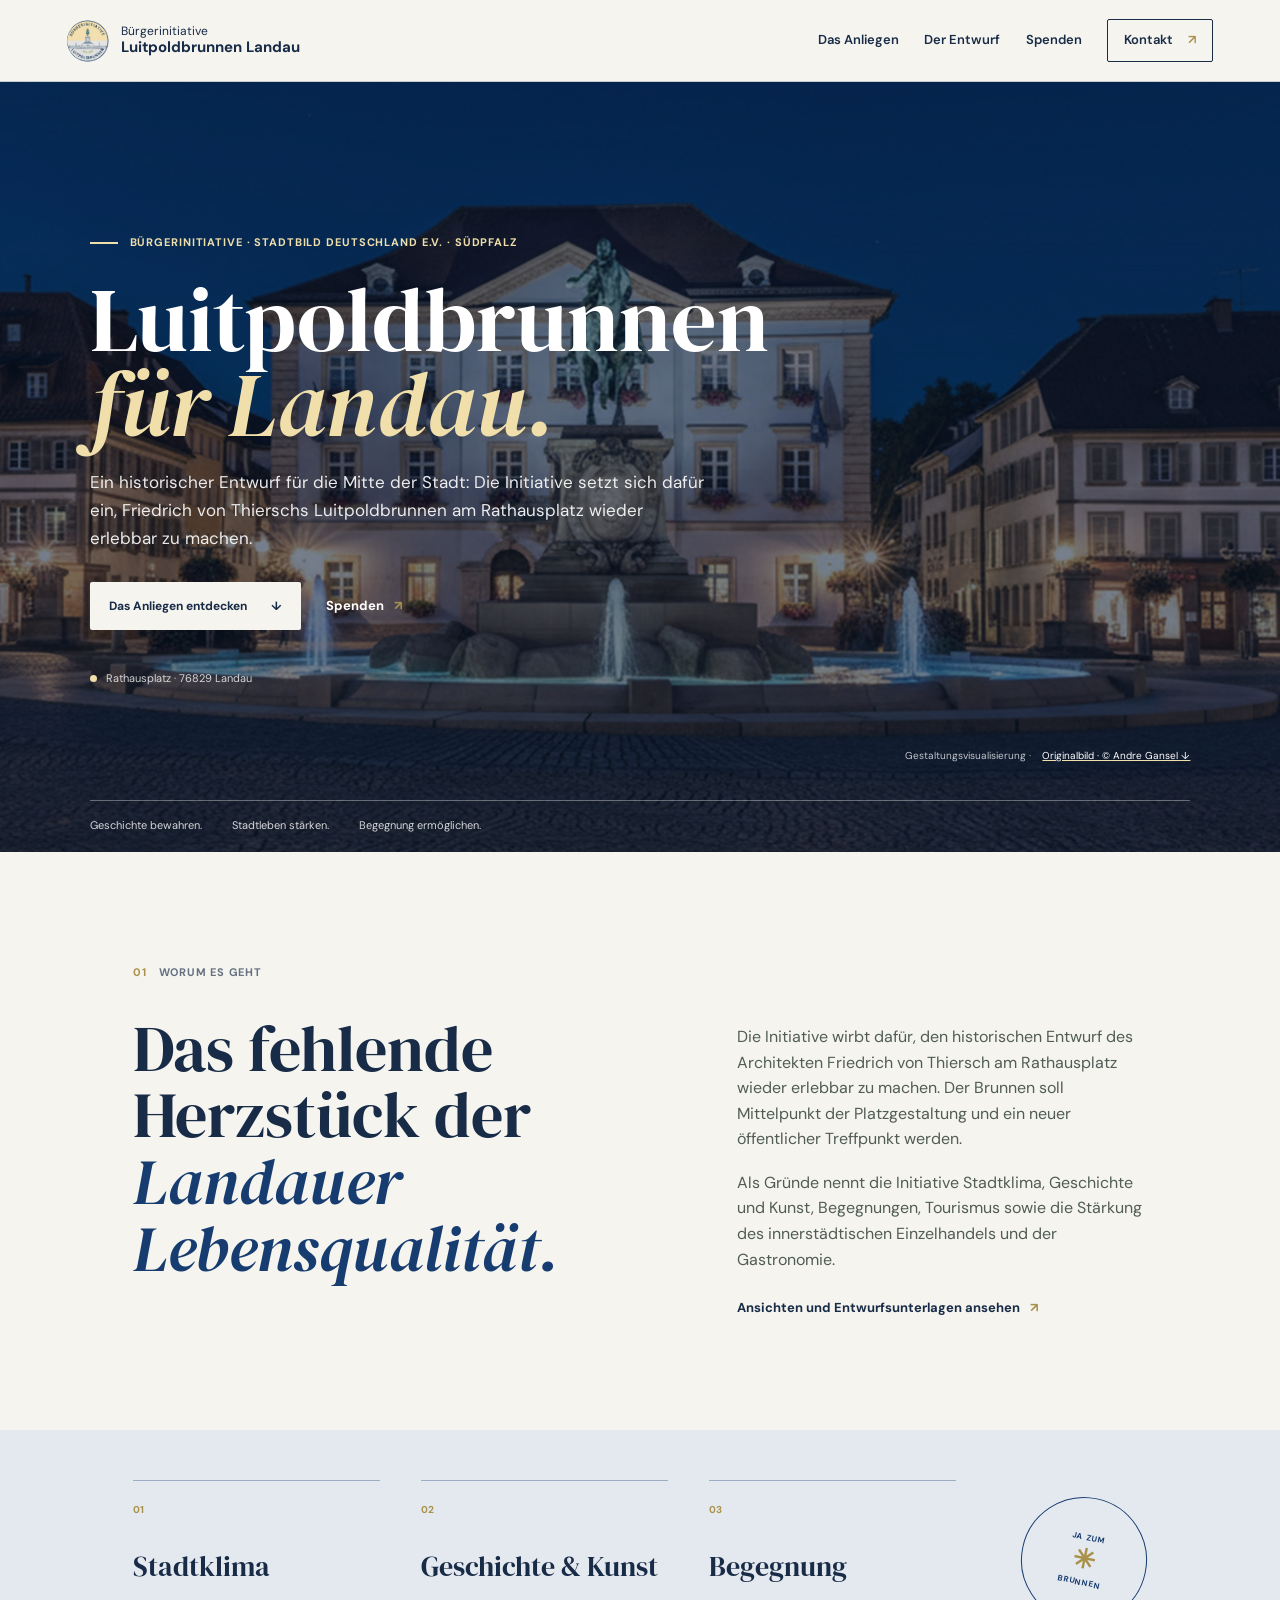
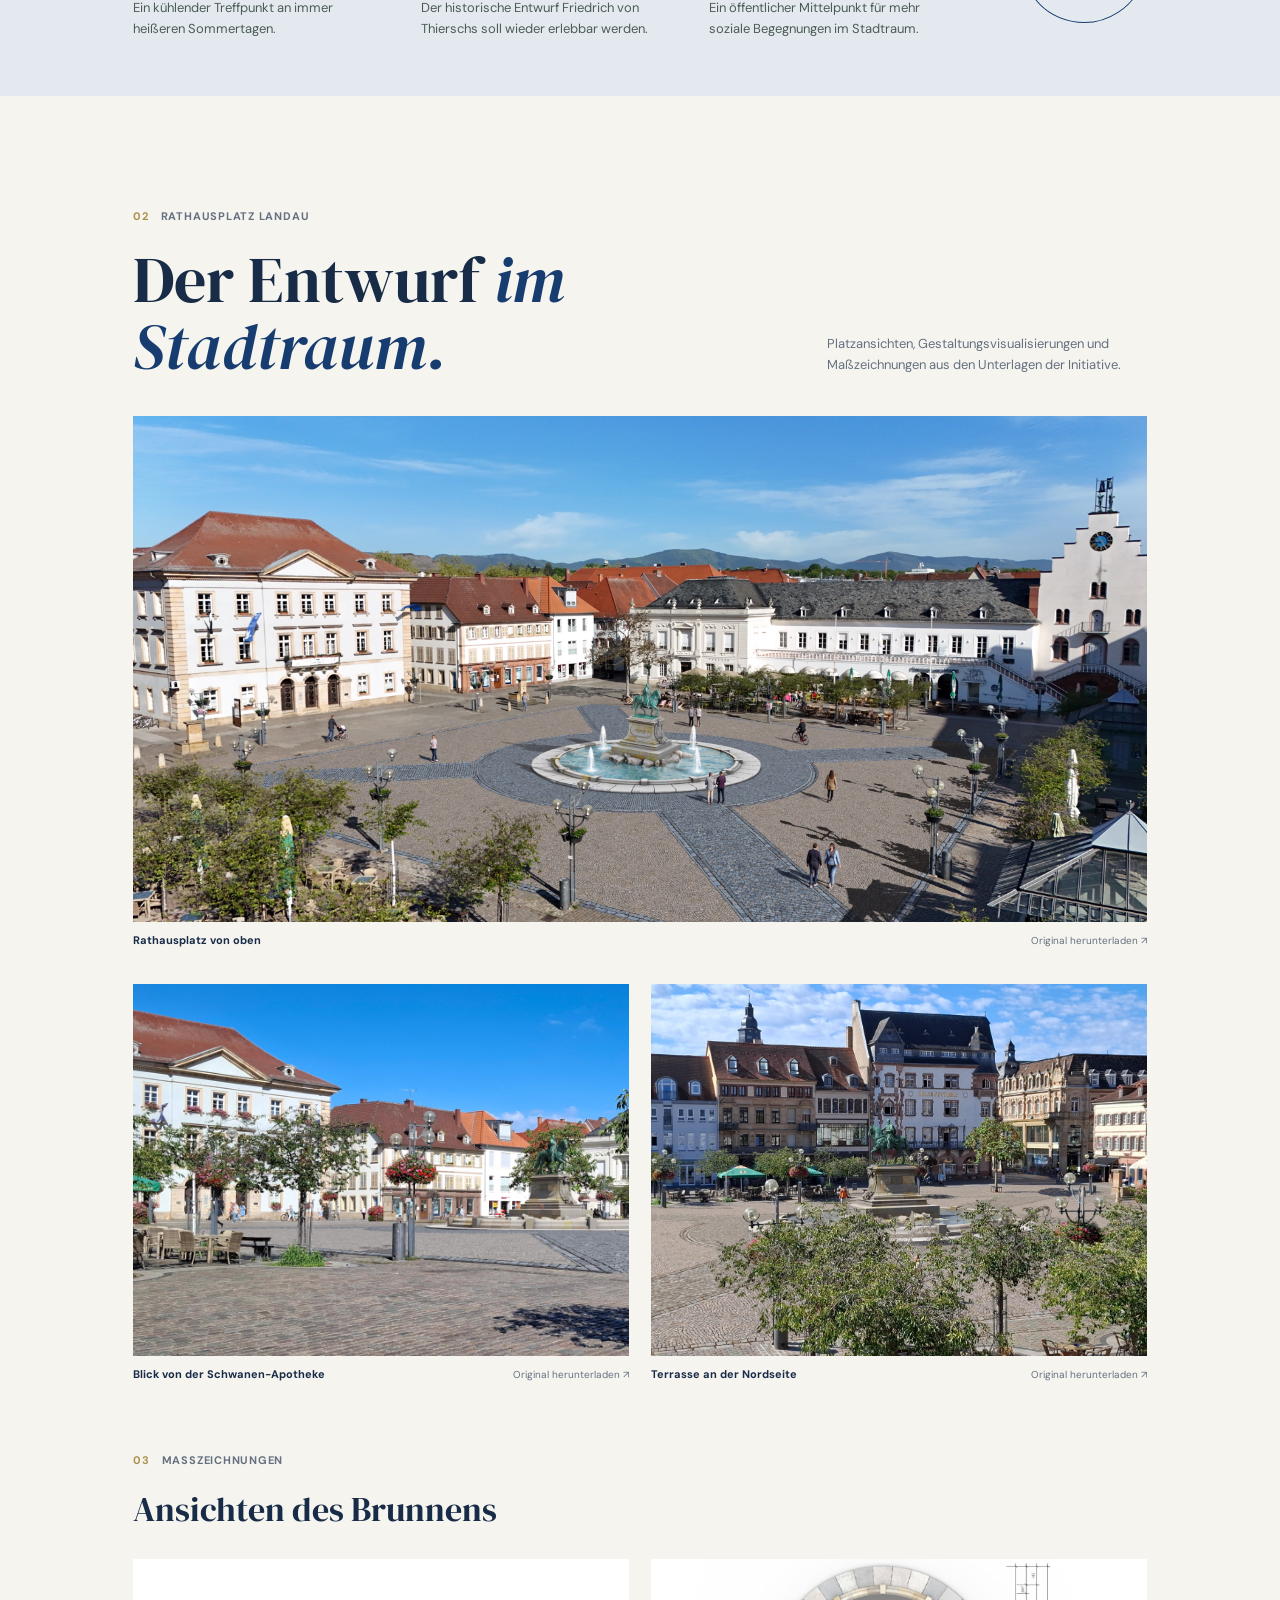
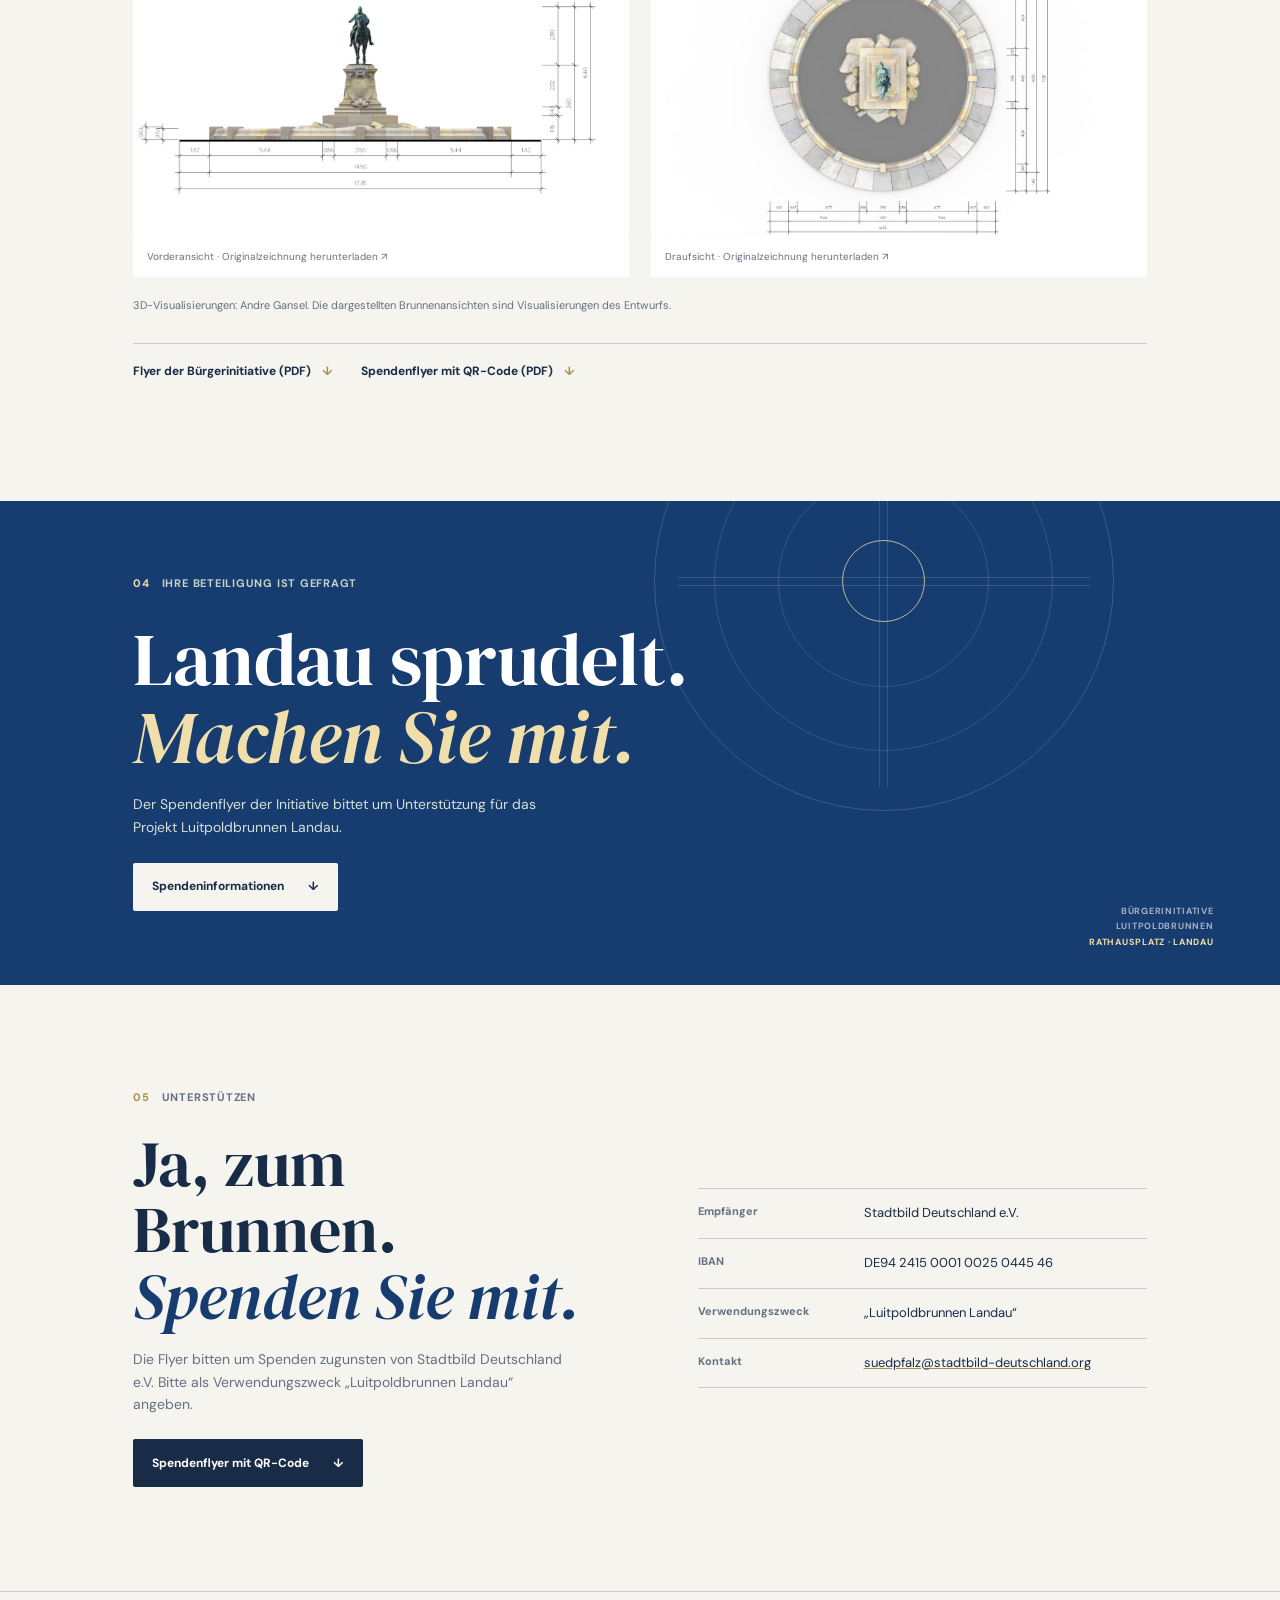
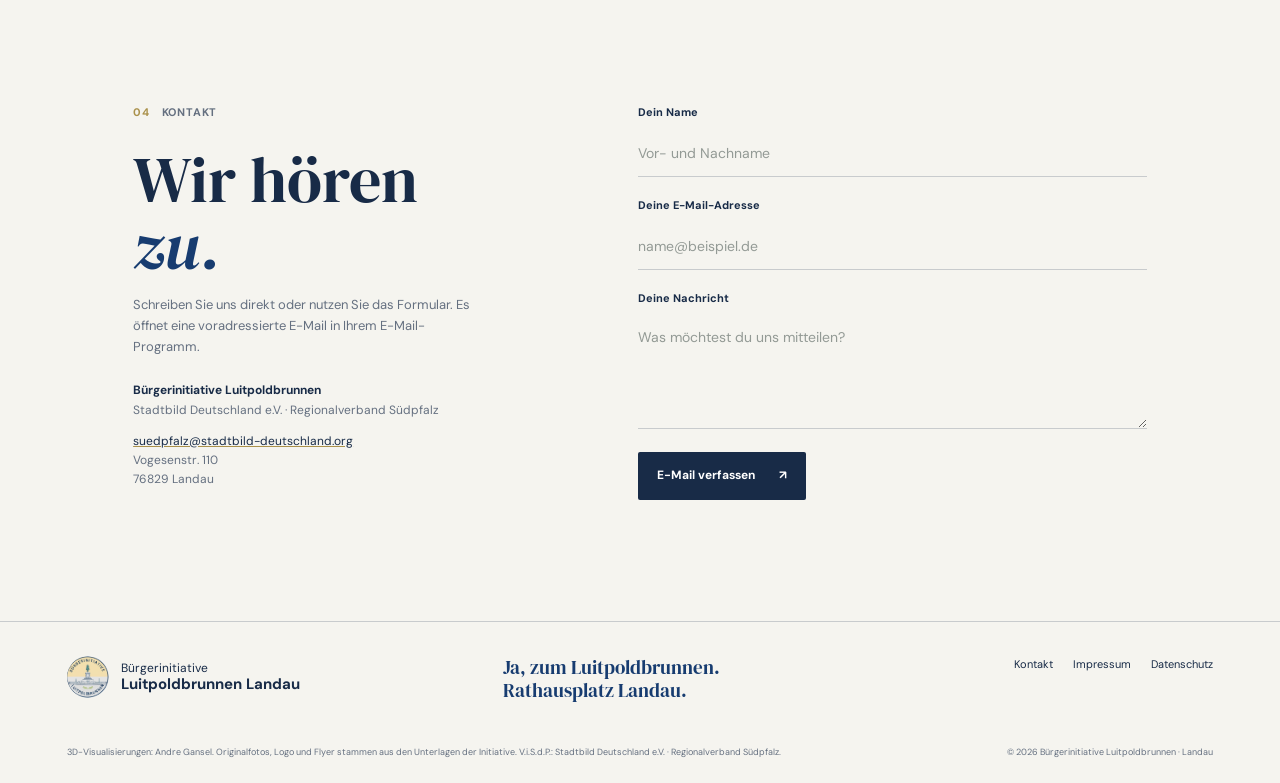
<file: index.html>
<!doctype html>
<html lang="de">
<head>
  <meta charset="utf-8">
  <meta name="viewport" content="width=device-width, initial-scale=1">
  <meta name="theme-color" content="#f3f0e7">
  <meta name="description" content="Die Bürgerinitiative setzt sich für den Luitpoldbrunnen am Rathausplatz in Landau ein.">
  <title>Luitpoldbrunnen Landau | Bürgerinitiative</title>
  <link rel="preconnect" href="https://fonts.googleapis.com">
  <link rel="preconnect" href="https://fonts.gstatic.com" crossorigin>
  <link href="https://fonts.googleapis.com/css2?family=DM+Sans:wght@400;500;600;700&family=DM+Serif+Display&display=swap" rel="stylesheet">
  <link rel="stylesheet" href="styles.css">
  <script src="script.js" defer></script>
</head>
<body>
  <a class="skip-link" href="#inhalt">Zum Inhalt springen</a>
  <header class="site-header">
    <a class="brand" href="#start" aria-label="Bürgerinitiative Luitpoldbrunnen, Startseite">
      <img class="brand-logo" src="assets/originale/Bild1.jpg" alt="">
      <span class="brand-name">Bürgerinitiative<br><strong>Luitpoldbrunnen Landau</strong></span>
    </a>
    <button class="menu-toggle" type="button" aria-expanded="false" aria-controls="hauptnavigation" aria-label="Menü öffnen">
      <span></span><span></span>
    </button>
    <nav class="main-nav" id="hauptnavigation" aria-label="Hauptnavigation">
      <a href="#anliegen">Das Anliegen</a>
      <a href="#entwurf">Der Entwurf</a>
      <a href="#spenden">Spenden</a>
      <a class="nav-contact" href="#kontakt">Kontakt <span aria-hidden="true">↗</span></a>
    </nav>
  </header>

  <main id="inhalt">
    <section class="hero" id="start" aria-labelledby="hero-title">
      <figure class="hero-media">
        <picture>
          <source srcset="assets/web/rathaus-daemmerung.webp" type="image/webp">
          <img src="assets/originale/Luitpoldbrunnen_vor_Rathaus_Daemmerung.jpeg" alt="Visualisierung des Luitpoldbrunnens am Rathausplatz in Landau bei Dämmerung" fetchpriority="high">
        </picture>
      </figure>
      <div class="hero-overlay" aria-hidden="true"></div>
      <div class="hero-copy">
          <p class="eyebrow"><span class="eyebrow-line"></span> Bürgerinitiative · Stadtbild Deutschland e.V. · Südpfalz</p>
          <h1 id="hero-title">Luitpoldbrunnen<br><em>für Landau.</em></h1>
          <p class="hero-intro">Ein historischer Entwurf für die Mitte der Stadt: Die Initiative setzt sich dafür ein, Friedrich von Thierschs Luitpoldbrunnen am Rathausplatz wieder erlebbar zu machen.</p>
          <div class="hero-actions">
            <a class="button button-dark" href="#anliegen">Das Anliegen entdecken <span aria-hidden="true">↓</span></a>
            <a class="text-link" href="#spenden">Spenden <span aria-hidden="true">↗</span></a>
          </div>
          <p class="hero-note"><span class="note-dot"></span> Rathausplatz · 76829 Landau</p>
        </div>
        <p class="hero-credit">Gestaltungsvisualisierung · <a href="assets/originale/Luitpoldbrunnen_vor_Rathaus_Daemmerung.jpeg" download>Originalbild · © Andre Gansel ↓</a></p>
        <div class="hero-bottomline"><span>Geschichte bewahren.</span><span>Stadtleben stärken.</span><span>Begegnung ermöglichen.</span></div>
    </section>

    <section class="intro-section section-wrap" id="anliegen" aria-labelledby="anliegen-title">
      <div class="section-kicker"><span>01</span><span>Worum es geht</span></div>
      <div class="intro-content">
        <h2 id="anliegen-title">Das fehlende Herzstück der <em>Landauer Lebensqualität.</em></h2>
        <div class="intro-text">
          <p>Die Initiative wirbt dafür, den historischen Entwurf des Architekten Friedrich von Thiersch am Rathausplatz wieder erlebbar zu machen. Der Brunnen soll Mittelpunkt der Platzgestaltung und ein neuer öffentlicher Treffpunkt werden.</p>
          <p>Als Gründe nennt die Initiative Stadtklima, Geschichte und Kunst, Begegnungen, Tourismus sowie die Stärkung des innerstädtischen Einzelhandels und der Gastronomie.</p>
          <a class="arrow-link" href="#entwurf">Ansichten und Entwurfsunterlagen ansehen <span aria-hidden="true">↗</span></a>
        </div>
      </div>
    </section>

    <section class="principles" aria-label="So arbeitet die Initiative">
      <div class="principle"><span class="principle-number">01</span><h3>Stadtklima</h3><p>Ein kühlender Treffpunkt an immer heißeren Sommertagen.</p></div>
      <div class="principle"><span class="principle-number">02</span><h3>Geschichte &amp; Kunst</h3><p>Der historische Entwurf Friedrich von Thierschs soll wieder erlebbar werden.</p></div>
      <div class="principle"><span class="principle-number">03</span><h3>Begegnung</h3><p>Ein öffentlicher Mittelpunkt für mehr soziale Begegnungen im Stadtraum.</p></div>
      <div class="principle-stamp" aria-hidden="true"><span>JA ZUM</span><strong>✳</strong><span>BRUNNEN</span></div>
    </section>

    <section class="news-section section-wrap" id="entwurf" aria-labelledby="news-title">
      <div class="news-heading">
        <div><div class="section-kicker"><span>02</span><span>Rathausplatz Landau</span></div><h2 id="news-title">Der Entwurf <em>im Stadtraum.</em></h2></div>
        <p>Platzansichten, Gestaltungsvisualisierungen und Maßzeichnungen aus den Unterlagen der Initiative.</p>
      </div>
      <div class="photo-gallery">
        <figure class="photo-item photo-item-wide">
          <a class="photo-frame" href="assets/originale/Luitpoldbrunnen_mit_Platz_von_oben.jpg" download aria-label="Originalfoto Rathausplatz von oben herunterladen">
            <picture><source srcset="assets/web/platz-von-oben.webp" type="image/webp"><img src="assets/originale/Luitpoldbrunnen_mit_Platz_von_oben.jpg" alt="Rathausplatz in Landau aus erhöhter Perspektive" loading="lazy"></picture>
          </a>
          <figcaption><span>Rathausplatz von oben</span><a href="assets/originale/Luitpoldbrunnen_mit_Platz_von_oben.jpg" download>Original herunterladen ↗</a></figcaption>
        </figure>
        <figure class="photo-item">
          <a class="photo-frame" href="assets/originale/Luitpoldbrunnen_von_der_Schwanen-Apotheke.jpeg" download aria-label="Originalvisualisierung aus Richtung Schwanen-Apotheke herunterladen">
            <picture><source srcset="assets/web/schwanen-apotheke.webp" type="image/webp"><img src="assets/originale/Luitpoldbrunnen_von_der_Schwanen-Apotheke.jpeg" alt="Visualisierung des Brunnens auf dem Rathausplatz, Blickrichtung Schwanen-Apotheke" loading="lazy"></picture>
          </a>
          <figcaption><span>Blick von der Schwanen-Apotheke</span><a href="assets/originale/Luitpoldbrunnen_von_der_Schwanen-Apotheke.jpeg" download>Original herunterladen ↗</a></figcaption>
        </figure>
        <figure class="photo-item">
          <a class="photo-frame" href="assets/originale/Luitpoldbrunnen_Terrasse_Nordseite.jpeg" download aria-label="Originalfoto von der Nordseite herunterladen">
            <picture><source srcset="assets/web/nordseite.webp" type="image/webp"><img src="assets/originale/Luitpoldbrunnen_Terrasse_Nordseite.jpeg" alt="Blick auf den Rathausplatz von der Terrasse an der Nordseite" loading="lazy"></picture>
          </a>
          <figcaption><span>Terrasse an der Nordseite</span><a href="assets/originale/Luitpoldbrunnen_Terrasse_Nordseite.jpeg" download>Original herunterladen ↗</a></figcaption>
        </figure>
      </div>
      <div class="plan-heading"><div class="section-kicker"><span>03</span><span>Maßzeichnungen</span></div><h3>Ansichten des Brunnens</h3></div>
      <div class="plan-gallery">
        <figure class="plan-item"><a href="assets/originale/Brunnemodell_mit_Ma_en_Vorderansicht.jpg" download><img src="assets/originale/Brunnemodell_mit_Ma_en_Vorderansicht.jpg" alt="Maßzeichnung des Brunnenmodells in Vorderansicht" loading="lazy"></a><figcaption>Vorderansicht · Originalzeichnung herunterladen ↗</figcaption></figure>
        <figure class="plan-item"><a href="assets/originale/Brunnenmodell_mit_Ma_en_Draufsicht.jpg" download><img src="assets/originale/Brunnenmodell_mit_Ma_en_Draufsicht.jpg" alt="Maßzeichnung des Brunnenmodells in Draufsicht" loading="lazy"></a><figcaption>Draufsicht · Originalzeichnung herunterladen ↗</figcaption></figure>
      </div>
      <p class="image-credit">3D-Visualisierungen: Andre Gansel. Die dargestellten Brunnenansichten sind Visualisierungen des Entwurfs.</p>
      <div class="download-list" aria-label="Flyer herunterladen">
        <a href="assets/originale/Luitpoldbrunnen_Flyer_Joachim_-_neu.pdf" download>Flyer der Bürgerinitiative (PDF) <span aria-hidden="true">↓</span></a>
        <a href="assets/originale/SD_Flyer_Luitpoldbrunnen_mit_QR_Code_zum_Verein.pdf" download>Spendenflyer mit QR-Code (PDF) <span aria-hidden="true">↓</span></a>
      </div>
    </section>

    <section class="join-section" id="mitmachen" aria-labelledby="mitmachen-title">
      <div class="join-decoration" aria-hidden="true"><span></span><span></span><span></span></div>
      <div class="join-content">
        <div class="section-kicker section-kicker-light"><span>04</span><span>Ihre Beteiligung ist gefragt</span></div>
        <h2 id="mitmachen-title">Landau sprudelt.<br><em>Machen Sie mit.</em></h2>
        <p>Der Spendenflyer der Initiative bittet um Unterstützung für das Projekt Luitpoldbrunnen Landau.</p>
        <a class="button button-light" href="#spenden">Spendeninformationen <span aria-hidden="true">↓</span></a>
      </div>
      <div class="join-side-note">BÜRGERINITIATIVE<br>LUITPOLDBRUNNEN<br><span>RATHAUSPLATZ · LANDAU</span></div>
    </section>

    <section class="donation-section section-wrap" id="spenden" aria-labelledby="spenden-title">
      <div class="donation-copy">
        <div class="section-kicker"><span>05</span><span>Unterstützen</span></div>
        <h2 id="spenden-title">Ja, zum Brunnen.<br><em>Spenden Sie mit.</em></h2>
        <p>Die Flyer bitten um Spenden zugunsten von Stadtbild Deutschland e.V. Bitte als Verwendungszweck „Luitpoldbrunnen Landau“ angeben.</p>
        <a class="button button-dark" href="assets/originale/SD_Flyer_Luitpoldbrunnen_mit_QR_Code_zum_Verein.pdf" download>Spendenflyer mit QR-Code <span aria-hidden="true">↓</span></a>
      </div>
      <dl class="donation-data">
        <div><dt>Empfänger</dt><dd>Stadtbild Deutschland e.V.</dd></div>
        <div><dt>IBAN</dt><dd>DE94 2415 0001 0025 0445 46</dd></div>
        <div><dt>Verwendungszweck</dt><dd>„Luitpoldbrunnen Landau“</dd></div>
        <div><dt>Kontakt</dt><dd><a href="mailto:suedpfalz@stadtbild-deutschland.org">suedpfalz@stadtbild-deutschland.org</a></dd></div>
      </dl>
    </section>

    <section class="contact-section section-wrap" id="kontakt" aria-labelledby="kontakt-title">
      <div class="contact-heading">
        <div class="section-kicker"><span>04</span><span>Kontakt</span></div>
        <h2 id="kontakt-title">Wir hören <em>zu.</em></h2>
        <p>Schreiben Sie uns direkt oder nutzen Sie das Formular. Es öffnet eine voradressierte E-Mail in Ihrem E-Mail-Programm.</p>
        <div class="contact-details">
          <p><strong>Bürgerinitiative Luitpoldbrunnen</strong><br>Stadtbild Deutschland e.V. · Regionalverband Südpfalz</p>
          <p><a href="mailto:suedpfalz@stadtbild-deutschland.org">suedpfalz@stadtbild-deutschland.org</a><br>Vogesenstr. 110<br>76829 Landau</p>
        </div>
      </div>
      <form class="contact-form" id="kontaktformular">
        <label for="name">Dein Name</label>
        <input id="name" name="name" autocomplete="name" required placeholder="Vor- und Nachname">
        <label for="email">Deine E-Mail-Adresse</label>
        <input id="email" name="email" type="email" autocomplete="email" required placeholder="name@beispiel.de">
        <label for="nachricht">Deine Nachricht</label>
        <textarea id="nachricht" name="nachricht" rows="4" required placeholder="Was möchtest du uns mitteilen?"></textarea>
        <div class="honeypot-field" aria-hidden="true"><label for="website">Website</label><input id="website" name="website" tabindex="-1" autocomplete="off"></div>
        <div class="form-bottom"><button class="button button-dark" type="submit">E-Mail verfassen <span aria-hidden="true">↗</span></button><p class="form-status" id="formularstatus" role="status" aria-live="polite"></p></div>
      </form>
    </section>
  </main>

  <footer class="site-footer">
    <a class="brand footer-brand" href="#start">
      <img class="brand-logo" src="assets/originale/Bild1.jpg" alt="">
      <span class="brand-name">Bürgerinitiative<br><strong>Luitpoldbrunnen Landau</strong></span>
    </a>
    <p class="footer-tagline">Ja, zum Luitpoldbrunnen.<br>Rathausplatz Landau.</p>
    <div class="footer-links"><a href="#kontakt">Kontakt</a><a href="impressum.html">Impressum</a><a href="datenschutz.html">Datenschutz</a></div>
    <p class="footer-credit">3D-Visualisierungen: Andre Gansel. Originalfotos, Logo und Flyer stammen aus den Unterlagen der Initiative. V.i.S.d.P.: Stadtbild Deutschland e.V. · Regionalverband Südpfalz.</p>
    <p class="copyright">© <span id="jahr"></span> Bürgerinitiative Luitpoldbrunnen · Landau</p>
  </footer>
</body>
</html>
</file>
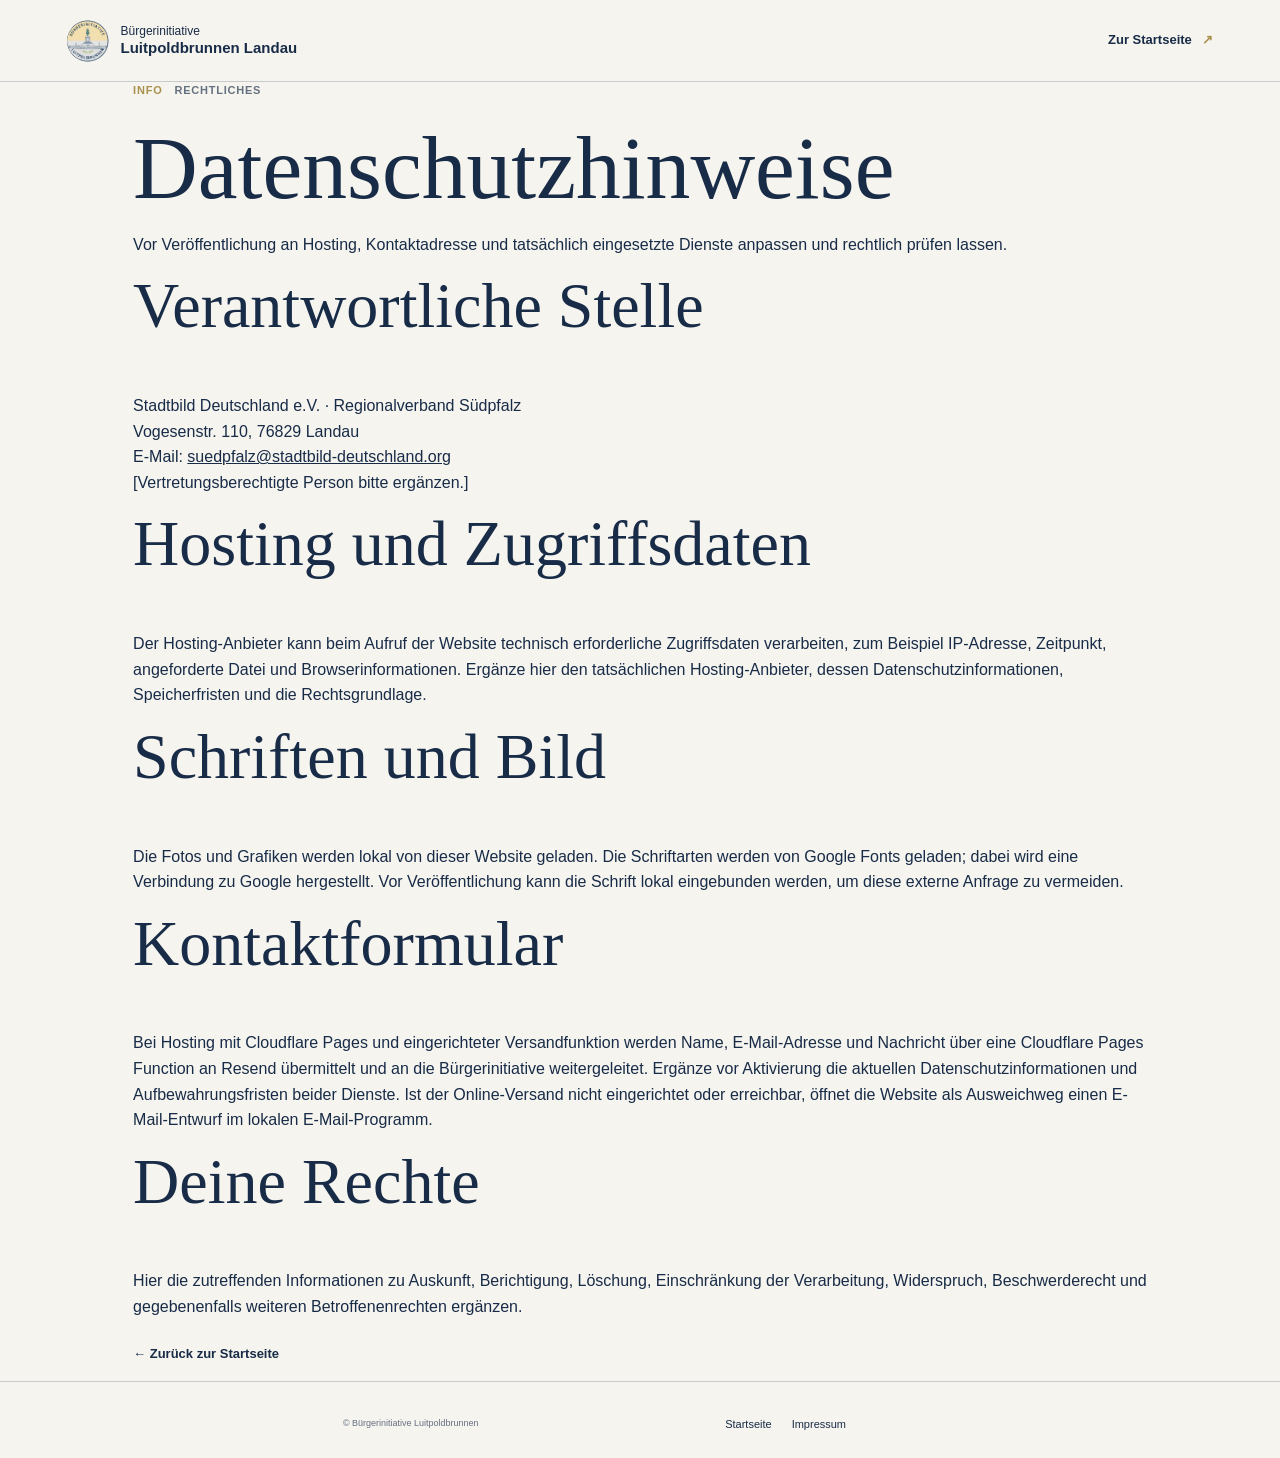
<file: datenschutz.html>
<!doctype html>
<html lang="de">
<head>
  <meta charset="utf-8">
  <meta name="viewport" content="width=device-width, initial-scale=1">
  <meta name="theme-color" content="#f3f0e7">
  <title>Datenschutz | Bürgerinitiative Luitpoldbrunnen</title>
  <link rel="stylesheet" href="styles.css">
</head>
<body>
  <header class="site-header">
    <a class="brand" href="index.html">
      <img class="brand-logo" src="assets/originale/Bild1.jpg" alt="">
      <span class="brand-name">Bürgerinitiative<br><strong>Luitpoldbrunnen Landau</strong></span>
    </a>
    <a class="text-link" href="index.html">Zur Startseite <span aria-hidden="true">↗</span></a>
  </header>
  <main class="legal-content section-wrap">
    <div class="section-kicker"><span>INFO</span><span>Rechtliches</span></div>
    <h1>Datenschutzhinweise</h1>
    <p class="legal-warning">Vor Veröffentlichung an Hosting, Kontaktadresse und tatsächlich eingesetzte Dienste anpassen und rechtlich prüfen lassen.</p>
    <h2>Verantwortliche Stelle</h2>
    <p>Stadtbild Deutschland e.V. · Regionalverband Südpfalz<br>Vogesenstr. 110, 76829 Landau<br>E-Mail: <a href="mailto:suedpfalz@stadtbild-deutschland.org">suedpfalz@stadtbild-deutschland.org</a><br>[Vertretungsberechtigte Person bitte ergänzen.]</p>
    <h2>Hosting und Zugriffsdaten</h2>
    <p>Der Hosting-Anbieter kann beim Aufruf der Website technisch erforderliche Zugriffsdaten verarbeiten, zum Beispiel IP-Adresse, Zeitpunkt, angeforderte Datei und Browserinformationen. Ergänze hier den tatsächlichen Hosting-Anbieter, dessen Datenschutzinformationen, Speicherfristen und die Rechtsgrundlage.</p>
    <h2>Schriften und Bild</h2>
    <p>Die Fotos und Grafiken werden lokal von dieser Website geladen. Die Schriftarten werden von Google Fonts geladen; dabei wird eine Verbindung zu Google hergestellt. Vor Veröffentlichung kann die Schrift lokal eingebunden werden, um diese externe Anfrage zu vermeiden.</p>
    <h2>Kontaktformular</h2>
    <p>Bei Hosting mit Cloudflare Pages und eingerichteter Versandfunktion werden Name, E-Mail-Adresse und Nachricht über eine Cloudflare Pages Function an Resend übermittelt und an die Bürgerinitiative weitergeleitet. Ergänze vor Aktivierung die aktuellen Datenschutzinformationen und Aufbewahrungsfristen beider Dienste. Ist der Online-Versand nicht eingerichtet oder erreichbar, öffnet die Website als Ausweichweg einen E-Mail-Entwurf im lokalen E-Mail-Programm.</p>
    <h2>Deine Rechte</h2>
    <p>Hier die zutreffenden Informationen zu Auskunft, Berichtigung, Löschung, Einschränkung der Verarbeitung, Widerspruch, Beschwerderecht und gegebenenfalls weiteren Betroffenenrechten ergänzen.</p>
    <p><a class="arrow-link" href="index.html">← Zurück zur Startseite</a></p>
  </main>
  <footer class="site-footer"><p class="copyright">© Bürgerinitiative Luitpoldbrunnen</p><div class="footer-links"><a href="index.html">Startseite</a><a href="impressum.html">Impressum</a></div></footer>
</body>
</html>
</file>
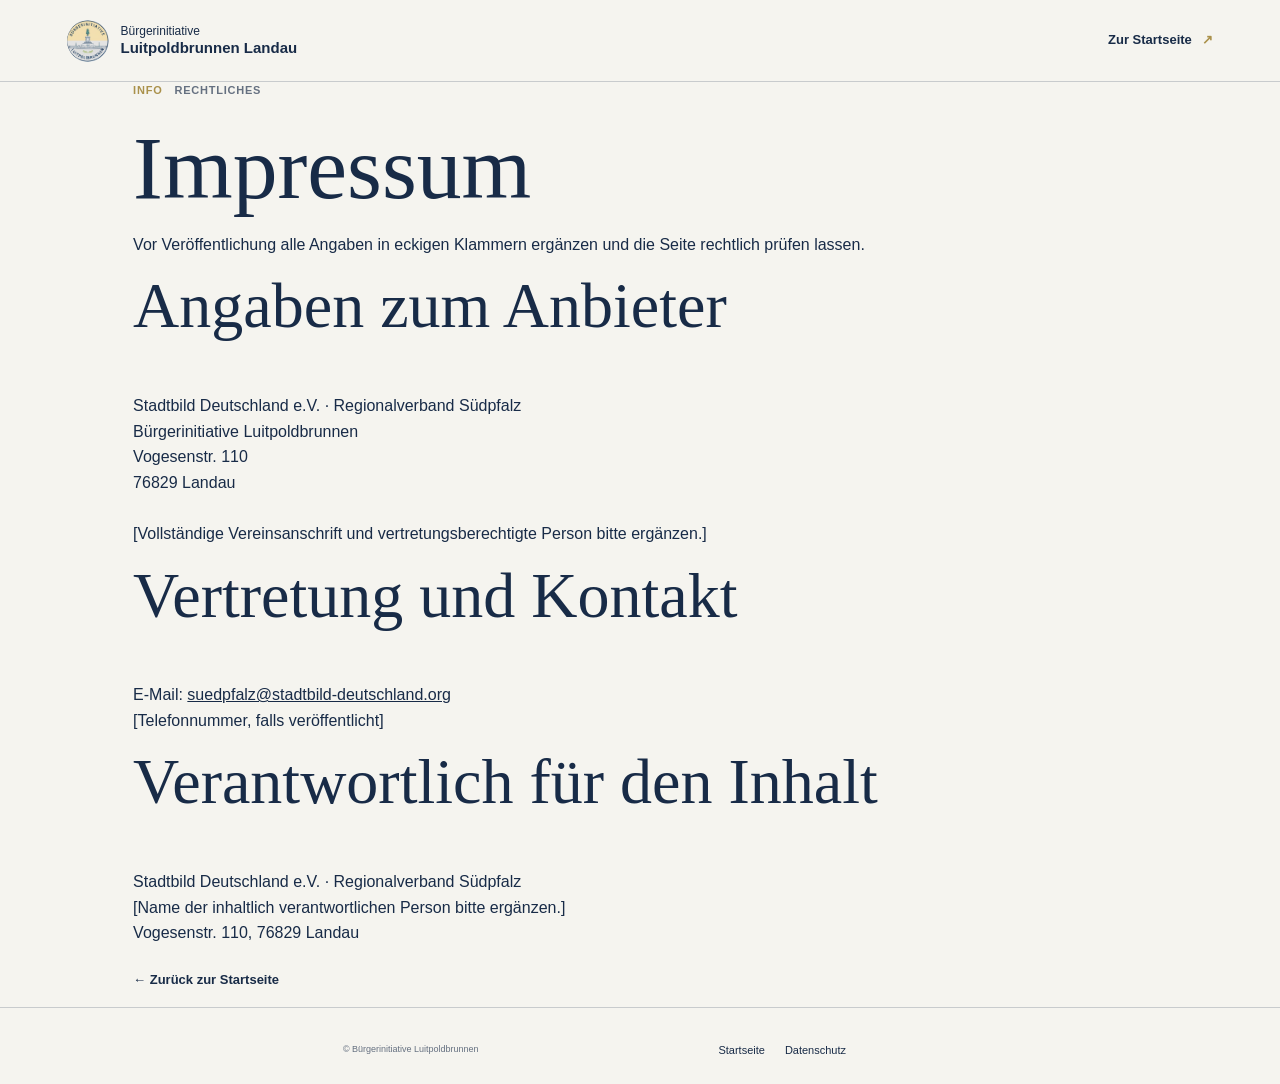
<file: impressum.html>
<!doctype html>
<html lang="de">
<head>
  <meta charset="utf-8">
  <meta name="viewport" content="width=device-width, initial-scale=1">
  <meta name="theme-color" content="#f3f0e7">
  <title>Impressum | Bürgerinitiative Luitpoldbrunnen</title>
  <link rel="stylesheet" href="styles.css">
</head>
<body>
  <header class="site-header">
    <a class="brand" href="index.html">
      <img class="brand-logo" src="assets/originale/Bild1.jpg" alt="">
      <span class="brand-name">Bürgerinitiative<br><strong>Luitpoldbrunnen Landau</strong></span>
    </a>
    <a class="text-link" href="index.html">Zur Startseite <span aria-hidden="true">↗</span></a>
  </header>
  <main class="legal-content section-wrap">
    <div class="section-kicker"><span>INFO</span><span>Rechtliches</span></div>
    <h1>Impressum</h1>
    <p class="legal-warning">Vor Veröffentlichung alle Angaben in eckigen Klammern ergänzen und die Seite rechtlich prüfen lassen.</p>
    <h2>Angaben zum Anbieter</h2>
    <p>Stadtbild Deutschland e.V. · Regionalverband Südpfalz<br>Bürgerinitiative Luitpoldbrunnen<br>Vogesenstr. 110<br>76829 Landau<br><br>[Vollständige Vereinsanschrift und vertretungsberechtigte Person bitte ergänzen.]</p>
    <h2>Vertretung und Kontakt</h2>
    <p>E-Mail: <a href="mailto:suedpfalz@stadtbild-deutschland.org">suedpfalz@stadtbild-deutschland.org</a><br>[Telefonnummer, falls veröffentlicht]</p>
    <h2>Verantwortlich für den Inhalt</h2>
    <p>Stadtbild Deutschland e.V. · Regionalverband Südpfalz<br>[Name der inhaltlich verantwortlichen Person bitte ergänzen.]<br>Vogesenstr. 110, 76829 Landau</p>
    <p><a class="arrow-link" href="index.html">← Zurück zur Startseite</a></p>
  </main>
  <footer class="site-footer"><p class="copyright">© Bürgerinitiative Luitpoldbrunnen</p><div class="footer-links"><a href="index.html">Startseite</a><a href="datenschutz.html">Datenschutz</a></div></footer>
</body>
</html>
</file>
<file: styles.css>
:root {
  color-scheme: light;
  --paper: #f5f4ef;
  --paper-deep: #e7e5dc;
  --ink: #182b47;
  --muted: #657080;
  --green: #173c70;
  --green-light: #e4e9ef;
  --orange: #aa914b;
  --line: rgba(24, 43, 71, .2);
  --serif: 'DM Serif Display', Georgia, serif;
  --sans: 'DM Sans', sans-serif;
}

* { box-sizing: border-box; }
html { scroll-behavior: smooth; scroll-padding-top: 82px; overflow-x: clip; }
body { margin: 0; background: var(--paper); color: var(--ink); font-family: var(--sans); font-size: 16px; line-height: 1.6; }
a { color: inherit; }
button, input, textarea { font: inherit; }
::selection { background: var(--orange); color: #fff; }
.skip-link { position: absolute; z-index: 20; top: -60px; left: 16px; padding: 10px 14px; background: var(--ink); color: #fff; }
.skip-link:focus { top: 12px; }

.site-header { min-height: 82px; padding: 14px 5.2vw; display: flex; justify-content: space-between; align-items: center; border-bottom: 1px solid var(--line); position: relative; z-index: 5; background: var(--paper); }
.brand { display: inline-flex; gap: 12px; align-items: center; text-decoration: none; line-height: 1.15; }
.brand-name { font-size: 12px; letter-spacing: 0; }
.brand-name strong { font-size: 15px; font-weight: 700; }
.brand-logo { width: 42px; height: 42px; flex: 0 0 42px; object-fit: cover; object-position: center; border-radius: 50%; }
.main-nav { display: flex; align-items: center; gap: clamp(14px, 2vw, 28px); }
.main-nav a { font-size: 13px; font-weight: 600; text-decoration: none; transition: color .2s ease; }
.main-nav a:hover, .footer-links a:hover { color: var(--orange); }
.main-nav .nav-contact { padding: 10px 16px; border: 1px solid var(--ink); border-radius: 2px; }
.nav-contact span { margin-left: 12px; color: var(--orange); }
.menu-toggle { display: none; }

.hero { position: relative; min-height: clamp(620px, 78svh, 820px); padding: 80px 7vw 0; display: flex; flex-direction: column; justify-content: flex-end; overflow: hidden; background: #102b4d; color: #fff; }
.hero-media { position: absolute; inset: 0; z-index: 0; margin: 0; overflow: hidden; }
.hero-media picture, .hero-media img { width: 100%; height: 100%; display: block; }
.hero-media img { object-fit: cover; object-position: center 52%; }
.hero-overlay { position: absolute; inset: 0; z-index: 0; background: rgba(8, 25, 46, .55); }
.hero-copy { position: relative; z-index: 1; align-self: flex-start; margin-top: auto; padding: 72px 0 112px; max-width: 900px; animation: rise-in .7s ease both; }
.eyebrow, .section-kicker { display: flex; align-items: center; gap: 12px; font-size: 11px; font-weight: 700; text-transform: uppercase; }
.eyebrow { color: #f0dfab; letter-spacing: .08em; }
.eyebrow-line { display: inline-block; width: 28px; height: 2px; background: var(--orange); }
h1, h2, h3, p { margin-top: 0; }
h1, h2 { font-family: var(--serif); font-weight: 400; letter-spacing: 0; }
h1 { margin: 26px 0 22px; font-size: clamp(64px, 7vw, 100px); line-height: .94; }
h1 em, h2 em { color: var(--green); font-weight: 400; }
.hero h1 { max-width: 900px; color: #fff; }
.hero h1 em { color: #f0dfab; }
.hero-intro { max-width: 620px; margin-bottom: 30px; color: rgba(255,255,255,.9); font-size: 17px; line-height: 1.65; }
.hero .eyebrow { color: #f0dfab; }
.hero .eyebrow-line { background: #f0dfab; }
.hero .button-dark { background: var(--paper); color: var(--ink); }
.hero .button-dark:hover { background: #fff; }
.hero .text-link { color: #fff; }
.hero .hero-note { color: rgba(255,255,255,.8); }
.hero-actions { display: flex; flex-wrap: wrap; align-items: center; gap: 25px; }
.button { min-height: 48px; display: inline-flex; align-items: center; justify-content: center; gap: 24px; padding: 0 18px; border: 1px solid transparent; border-radius: 2px; font-size: 12px; font-weight: 700; text-decoration: none; cursor: pointer; transition: transform .18s ease, background .18s ease; }
.button:hover { transform: translateY(-2px); }
.button-dark { background: var(--ink); color: #fff; }
.button-dark:hover { background: var(--green); }
.button-light { background: var(--paper); color: var(--ink); }
.button-light:hover { background: #fff; }
.text-link, .arrow-link { font-size: 13px; font-weight: 700; text-decoration: none; }
.text-link span, .arrow-link span { margin-left: 7px; color: var(--orange); }
.hero-note { display: flex; align-items: center; gap: 9px; margin: 40px 0 0; font-size: 11px; color: var(--muted); }
.note-dot { width: 7px; height: 7px; border-radius: 50%; background: #f0dfab; }
.hero-credit { position: absolute; z-index: 1; right: 7vw; bottom: 88px; margin: 0; color: rgba(255,255,255,.75); font-size: 10px; text-align: right; }
.hero-credit a { margin-left: 8px; color: #fff; text-decoration-color: #f0dfab; }
.hero-bottomline { position: relative; z-index: 1; display: flex; flex-wrap: wrap; gap: 12px 30px; align-items: center; padding: 16px 0 18px; border-top: 1px solid rgba(255,255,255,.35); color: rgba(255,255,255,.82); font-size: 11px; }

.section-wrap { padding-left: 10.4vw; padding-right: 10.4vw; }
.intro-section { padding-top: 112px; padding-bottom: 110px; }
.section-kicker { color: var(--muted); letter-spacing: .07em; }
.section-kicker span:first-child { color: var(--orange); }
.intro-content { display: grid; grid-template-columns: 1.1fr .9fr; gap: 8vw; margin-top: 34px; }
h2 { font-size: clamp(42px, 5vw, 68px); line-height: 1.04; }
.intro-content h2 { max-width: 610px; margin-bottom: 0; }
.intro-text { max-width: 465px; padding-top: 8px; color: #515c57; }
.intro-text p { margin-bottom: 18px; }
.arrow-link { display: inline-block; margin-top: 8px; color: var(--ink); }

.principles { position: relative; display: grid; grid-template-columns: repeat(3, 1fr) 150px; gap: 3.2vw; padding: 50px 10.4vw 56px; background: var(--green-light); overflow: hidden; }
.principle { position: relative; z-index: 1; border-top: 1px solid rgba(23, 60, 112, .35); padding-top: 14px; }
.principle-number { color: var(--orange); font-size: 10px; font-weight: 700; }
.principle h3 { margin: 24px 0 9px; font-family: var(--serif); font-size: 28px; font-weight: 400; }
.principle p { max-width: 245px; margin-bottom: 0; color: #4b5c55; font-size: 13px; }
.principle-stamp { width: 126px; height: 126px; align-self: center; justify-self: end; display: flex; flex-direction: column; align-items: center; justify-content: center; border: 1px solid var(--green); border-radius: 50%; color: var(--green); transform: rotate(12deg); }
.principle-stamp span { font-size: 8px; font-weight: 700; letter-spacing: .1em; }
.principle-stamp strong { color: var(--orange); font-size: 27px; line-height: 1.2; }

.news-section { padding-top: 112px; padding-bottom: 120px; }
.news-heading { display: flex; justify-content: space-between; align-items: end; gap: 30px; margin-bottom: 35px; }
.news-heading h2 { margin: 22px 0 0; }
.news-heading > p { max-width: 320px; margin-bottom: 5px; color: var(--muted); font-size: 13px; }
.news-list { border-top: 1px solid var(--line); }
.news-item { display: grid; grid-template-columns: 120px 1fr 40px; gap: 26px; align-items: center; padding: 24px 4px; border-bottom: 1px solid var(--line); }
.news-date { color: var(--orange); font-size: 10px; font-weight: 700; letter-spacing: .06em; }
.news-type { margin-bottom: 3px; color: var(--green); font-size: 10px; font-weight: 700; text-transform: uppercase; }
.news-main h3 { margin-bottom: 5px; font-family: var(--serif); font-size: 24px; font-weight: 400; }
.news-main > p:last-child { margin-bottom: 0; color: var(--muted); font-size: 12px; }
.news-arrow { width: 36px; height: 36px; display: grid; place-items: center; border: 1px solid var(--line); border-radius: 50%; color: var(--orange); text-decoration: none; transition: background .2s, color .2s; }
.news-arrow:hover { background: var(--ink); color: #fff; }

.photo-gallery { display: grid; grid-template-columns: repeat(2, minmax(0, 1fr)); gap: 34px 22px; }
.photo-item { min-width: 0; margin: 0; }
.photo-item-wide { grid-column: 1 / -1; }
.photo-frame { display: block; overflow: hidden; background: var(--paper-deep); }
.photo-frame picture { display: block; }
.photo-frame img { width: 100%; height: 100%; max-height: 560px; display: block; object-fit: cover; transition: transform .45s ease; }
.photo-item-wide .photo-frame img { aspect-ratio: 16 / 8; }
.photo-item:not(.photo-item-wide) .photo-frame img { aspect-ratio: 4 / 3; }
.photo-frame:hover img { transform: scale(1.025); }
.photo-item figcaption { display: flex; justify-content: space-between; align-items: baseline; flex-wrap: wrap; gap: 5px 16px; padding-top: 10px; font-size: 11px; }
.photo-item figcaption span { font-weight: 700; }
.photo-item figcaption a, .plan-item figcaption { color: var(--muted); font-size: 10px; text-decoration: none; }
.photo-item figcaption a:hover, .download-list a:hover { color: var(--orange); }
.plan-heading { margin-top: 68px; }
.plan-heading h3 { margin: 13px 0 22px; font-family: var(--serif); font-size: 34px; font-weight: 400; }
.plan-gallery { display: grid; grid-template-columns: repeat(2, minmax(0, 1fr)); gap: 22px; }
.plan-item { margin: 0; background: #fff; }
.plan-item a { display: block; }
.plan-item img { width: 100%; aspect-ratio: 16 / 9; display: block; object-fit: contain; }
.plan-item figcaption { padding: 12px 14px; }
.image-credit { margin: 20px 0 0; color: var(--muted); font-size: 11px; }
.download-list { display: flex; flex-wrap: wrap; gap: 12px 28px; margin-top: 28px; padding-top: 18px; border-top: 1px solid var(--line); }
.download-list a { font-size: 12px; font-weight: 700; text-decoration: none; }
.download-list a span { margin-left: 8px; color: var(--orange); }

.join-section { position: relative; min-height: 475px; display: flex; align-items: center; padding: 74px 10.4vw; overflow: hidden; background: var(--green); color: #fff; }
.join-content { position: relative; z-index: 1; max-width: 700px; }
.section-kicker-light { color: #c4d2c8; }
.section-kicker-light span:first-child { color: #f0dfab; }
.join-content h2 { margin: 28px 0 18px; font-size: clamp(44px, 5.8vw, 76px); }
.join-content h2 em { color: #f0dfab; }
.join-content > p { max-width: 425px; margin-bottom: 25px; color: #d5e0d9; font-size: 14px; }
.join-decoration { position: absolute; right: 13%; top: -31%; width: 460px; height: 460px; border: 1px solid rgba(255,255,255,.16); border-radius: 50%; }
.join-decoration::before, .join-decoration::after, .join-decoration span { position: absolute; inset: 13%; border: 1px solid rgba(255,255,255,.13); border-radius: 50%; content: ''; }
.join-decoration::after { inset: 27%; }
.join-decoration span:nth-child(1) { inset: 41%; border-color: rgba(240,223,171,.75); }
.join-decoration span:nth-child(2) { inset: 5% 49%; border-width: 0 1px; border-radius: 0; }
.join-decoration span:nth-child(3) { inset: 49% 5%; border-width: 1px 0; border-radius: 0; }
.join-side-note { position: absolute; right: 5.2vw; bottom: 35px; color: rgba(255,255,255,.6); font-size: 9px; font-weight: 700; line-height: 1.7; letter-spacing: .08em; text-align: right; }
.join-side-note span { color: #f0dfab; }

.donation-section { display: grid; grid-template-columns: 1fr 1fr; gap: 9vw; padding-top: 104px; padding-bottom: 104px; border-bottom: 1px solid var(--line); }
.donation-copy h2 { margin: 24px 0 18px; }
.donation-copy > p { max-width: 430px; margin-bottom: 24px; color: var(--muted); font-size: 14px; }
.donation-data { align-self: center; margin: 0; border-top: 1px solid var(--line); }
.donation-data div { display: grid; grid-template-columns: 150px 1fr; gap: 16px; padding: 14px 0; border-bottom: 1px solid var(--line); }
.donation-data dt { color: var(--muted); font-size: 11px; font-weight: 700; }
.donation-data dd { margin: 0; font-size: 13px; overflow-wrap: anywhere; }
.donation-data a { text-decoration-color: var(--orange); }

.contact-section { display: grid; grid-template-columns: .85fr 1.15fr; gap: 10vw; padding-top: 112px; padding-bottom: 120px; }
.contact-heading h2 { margin: 25px 0 15px; }
.contact-heading > p { max-width: 340px; color: var(--muted); font-size: 13px; }
.contact-details { margin-top: 24px; color: var(--muted); font-size: 12px; }
.contact-details strong { color: var(--ink); }
.contact-details a { color: var(--ink); text-decoration-color: var(--orange); }
.contact-form { display: grid; grid-template-columns: 1fr; }
.contact-form label { margin: 0 0 5px; font-size: 11px; font-weight: 700; }
.contact-form input, .contact-form textarea { width: 100%; min-height: 45px; margin-bottom: 20px; padding: 10px 0; border: 0; border-bottom: 1px solid var(--line); border-radius: 0; outline: none; background: transparent; color: var(--ink); font-size: 14px; resize: vertical; }
.contact-form input:focus, .contact-form textarea:focus { border-bottom-color: var(--green); }
.contact-form input::placeholder, .contact-form textarea::placeholder { color: #939a95; }
.honeypot-field { position: absolute; width: 1px; height: 1px; overflow: hidden; clip: rect(0, 0, 0, 0); white-space: nowrap; }
.contact-form button:disabled { opacity: .65; cursor: wait; }
.form-bottom { display: flex; align-items: center; flex-wrap: wrap; gap: 14px; margin-top: 2px; }
.form-status { max-width: 300px; margin: 0; color: var(--muted); font-size: 11px; }

.site-footer { display: grid; grid-template-columns: 1.2fr 1fr 1fr; gap: 24px; align-items: start; padding: 34px 5.2vw 24px; border-top: 1px solid var(--line); }
.footer-tagline { color: var(--green); font-family: var(--serif); font-size: 19px; line-height: 1.2; }
.footer-links { display: flex; flex-wrap: wrap; gap: 12px 20px; justify-content: end; font-size: 11px; }
.footer-links a { text-decoration: none; }
.footer-credit, .copyright { margin: 0; color: var(--muted); font-size: 9px; }
.footer-credit { grid-column: 1 / 3; }
.copyright { justify-self: end; text-align: right; }

@keyframes rise-in { from { opacity: 0; transform: translateY(14px); } to { opacity: 1; transform: translateY(0); } }
@keyframes reveal-image { from { opacity: 0; clip-path: inset(0 0 100% 0); } to { opacity: 1; clip-path: inset(0 0 0 0); } }

@media (max-width: 1100px) {
  .hero { min-height: clamp(600px, 76svh, 760px); padding: 60px 7vw 0; }
  .hero-copy { max-width: 850px; padding: 70px 0 112px; }
  h1 { font-size: clamp(58px, 7vw, 84px); }
  .hero-credit { right: 7vw; }
  .section-wrap, .principles, .join-section { padding-left: 7vw; padding-right: 7vw; }
  .intro-content { gap: 5vw; }
  .principles { grid-template-columns: repeat(3, 1fr); }
  .principle-stamp { display: none; }
  .site-footer { padding-left: 5vw; padding-right: 5vw; }
}

@media (max-width: 900px) {
  .site-header { gap: 16px; }
  .menu-toggle { width: 42px; height: 42px; display: grid; flex: 0 0 42px; align-content: center; justify-items: center; gap: 6px; border: 1px solid var(--line); border-radius: 2px; background: transparent; cursor: pointer; }
  .menu-toggle span { width: 17px; height: 1px; background: var(--ink); transition: transform .2s; }
  .menu-toggle[aria-expanded="true"] span:first-child { transform: translateY(3.5px) rotate(45deg); }
  .menu-toggle[aria-expanded="true"] span:last-child { transform: translateY(-3.5px) rotate(-45deg); }
  .main-nav { position: absolute; top: 100%; right: 5vw; display: none; min-width: 240px; align-items: stretch; gap: 0; padding: 8px 18px 16px; border: 1px solid var(--line); border-top: 0; background: var(--paper); box-shadow: 0 12px 28px rgba(24,43,71,.12); }
  .main-nav.is-open { display: flex; flex-direction: column; }
  .main-nav a { padding: 12px 0; }
  .main-nav .nav-contact { margin-top: 7px; padding: 10px 12px; }
}

@media (max-width: 640px) {
  html { scroll-padding-top: 70px; }
  .site-header { min-height: 70px; padding: 10px 20px; }
  .brand-logo { width: 36px; height: 36px; flex-basis: 36px; }
  .brand-name { font-size: 10px; }
  .brand-name strong { font-size: 13px; }
  .site-header { min-height: 70px; }
  .main-nav { top: 69px; left: 0; right: 0; min-width: 0; padding: 8px 20px 20px; border-left: 0; border-right: 0; border-bottom: 1px solid var(--line); box-shadow: none; }
  .hero { min-height: 660px; padding: 42px 20px 0; }
  .hero-copy { padding: 44px 0 112px; }
  .eyebrow { font-size: 9px; }
  h1 { margin: 22px 0 18px; font-size: 42px; }
  .hero-intro { max-width: 34ch; font-size: 15px; }
  .hero-actions { gap: 16px; }
  .button { min-height: 46px; gap: 14px; padding: 0 14px; font-size: 11px; }
  .hero-note { margin-top: 25px; }
  .hero-credit { left: 20px; right: 20px; bottom: 76px; display: flex; flex-wrap: wrap; justify-content: space-between; gap: 4px 12px; text-align: left; font-size: 9px; }
  .hero-credit a { margin-left: 0; }
  .hero-bottomline { gap: 8px 16px; font-size: 9px; }
  .section-wrap { padding-left: 20px; padding-right: 20px; }
  .intro-section { padding-top: 72px; padding-bottom: 72px; }
  .intro-content { grid-template-columns: 1fr; gap: 20px; margin-top: 24px; }
  h2 { font-size: 46px; }
  .intro-text { font-size: 14px; }
  .principles { grid-template-columns: 1fr; gap: 26px; padding: 36px 22px 42px; }
  .principle { padding-top: 10px; }
  .principle h3 { margin-top: 13px; font-size: 25px; }
  .principle p { max-width: 360px; }
  .news-section { padding-top: 74px; padding-bottom: 80px; }
  .news-heading { display: block; margin-bottom: 24px; }
  .news-heading h2 { margin-top: 18px; }
  .news-heading > p { margin-top: 15px; }
  .news-item { grid-template-columns: 62px 1fr 30px; gap: 12px; padding: 20px 0; }
  .news-main h3 { font-size: 20px; }
  .news-main > p:last-child { font-size: 11px; }
  .news-arrow { width: 30px; height: 30px; }
  .photo-gallery, .plan-gallery { grid-template-columns: 1fr; gap: 24px; }
  .photo-item-wide { grid-column: auto; }
  .photo-item-wide .photo-frame img { aspect-ratio: 4 / 3; }
  .plan-heading { margin-top: 48px; }
  .donation-section { grid-template-columns: 1fr; gap: 28px; padding-top: 72px; padding-bottom: 72px; }
  .donation-data div { grid-template-columns: 115px 1fr; gap: 10px; }
  .join-section { min-height: 420px; padding: 62px 22px 90px; }
  .join-content h2 { margin-top: 22px; font-size: 48px; }
  .join-content > p { font-size: 13px; }
  .join-decoration { right: -235px; top: 7%; width: 390px; height: 390px; }
  .join-side-note { right: 22px; bottom: 20px; }
  .contact-section { grid-template-columns: 1fr; gap: 28px; padding-top: 75px; padding-bottom: 80px; }
  .contact-heading h2 { margin-top: 18px; }
  .site-footer { grid-template-columns: 1fr 1fr; gap: 20px 10px; padding: 28px 22px 22px; }
  .footer-tagline { justify-self: end; font-size: 16px; text-align: right; }
  .footer-links { grid-column: 1 / -1; justify-content: start; }
  .footer-credit { grid-column: 1 / -1; line-height: 1.5; }
  .copyright { grid-column: 1 / -1; justify-self: start; text-align: left; }
}

@media (max-width: 360px) {
  h1 { font-size: 32px; }
  h2 { font-size: 36px; }
  .site-footer { grid-template-columns: 1fr; }
  .footer-tagline { justify-self: start; text-align: left; }
}

@media (prefers-reduced-motion: reduce) {
  *, *::before, *::after { scroll-behavior: auto !important; animation-duration: .01ms !important; animation-iteration-count: 1 !important; transition-duration: .01ms !important; }
}
</file>
